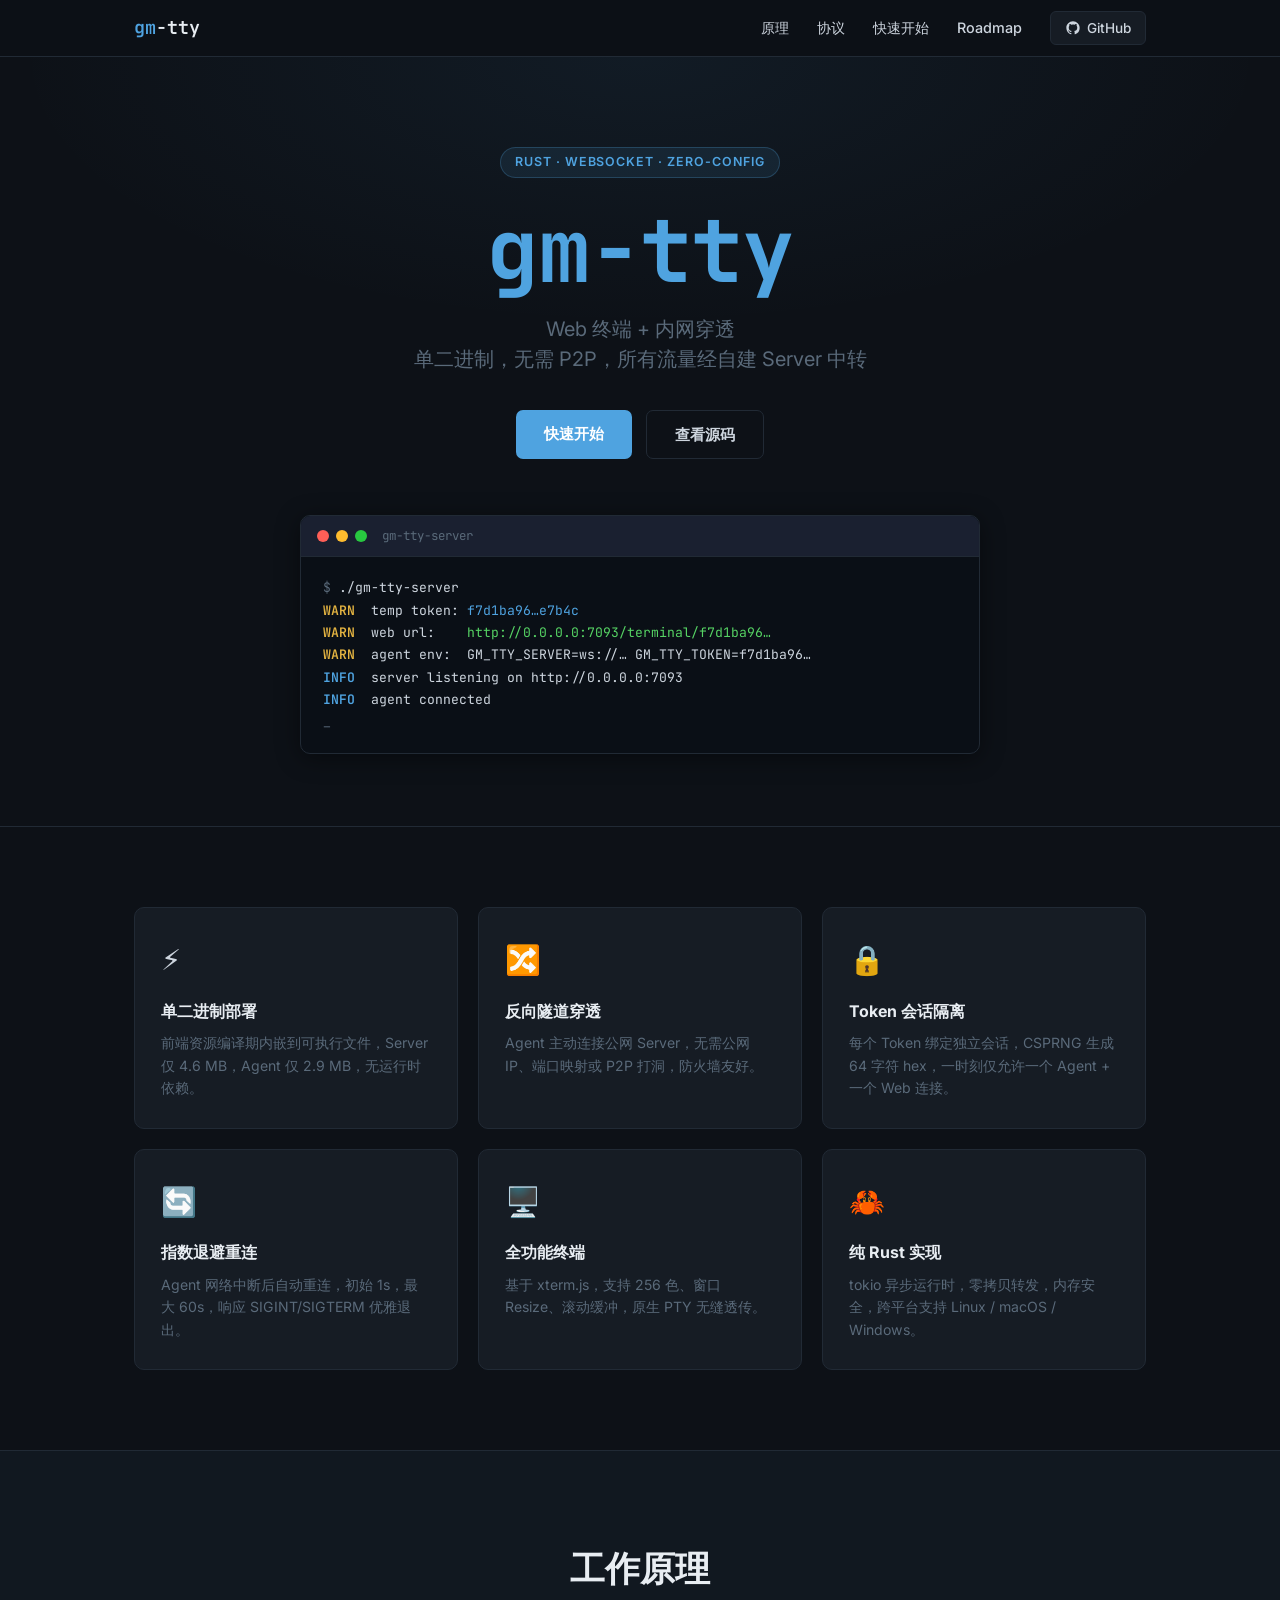
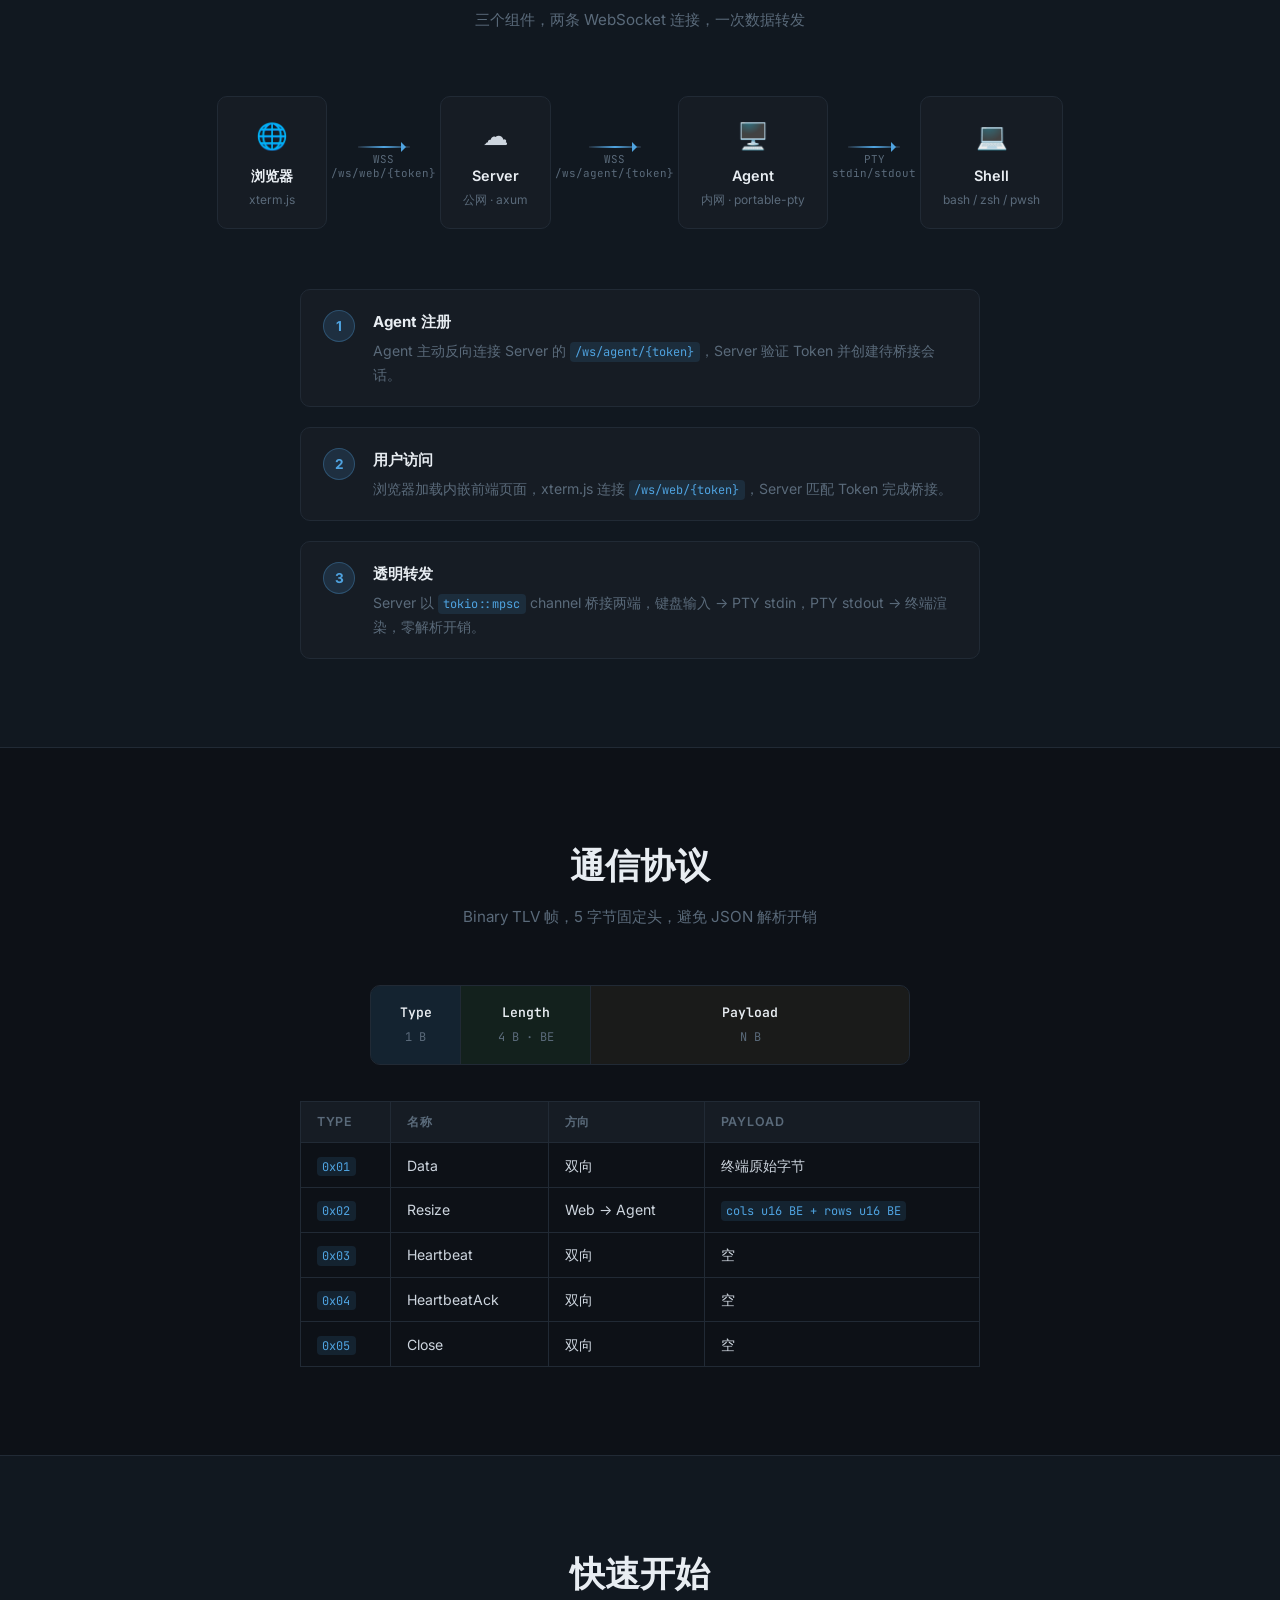
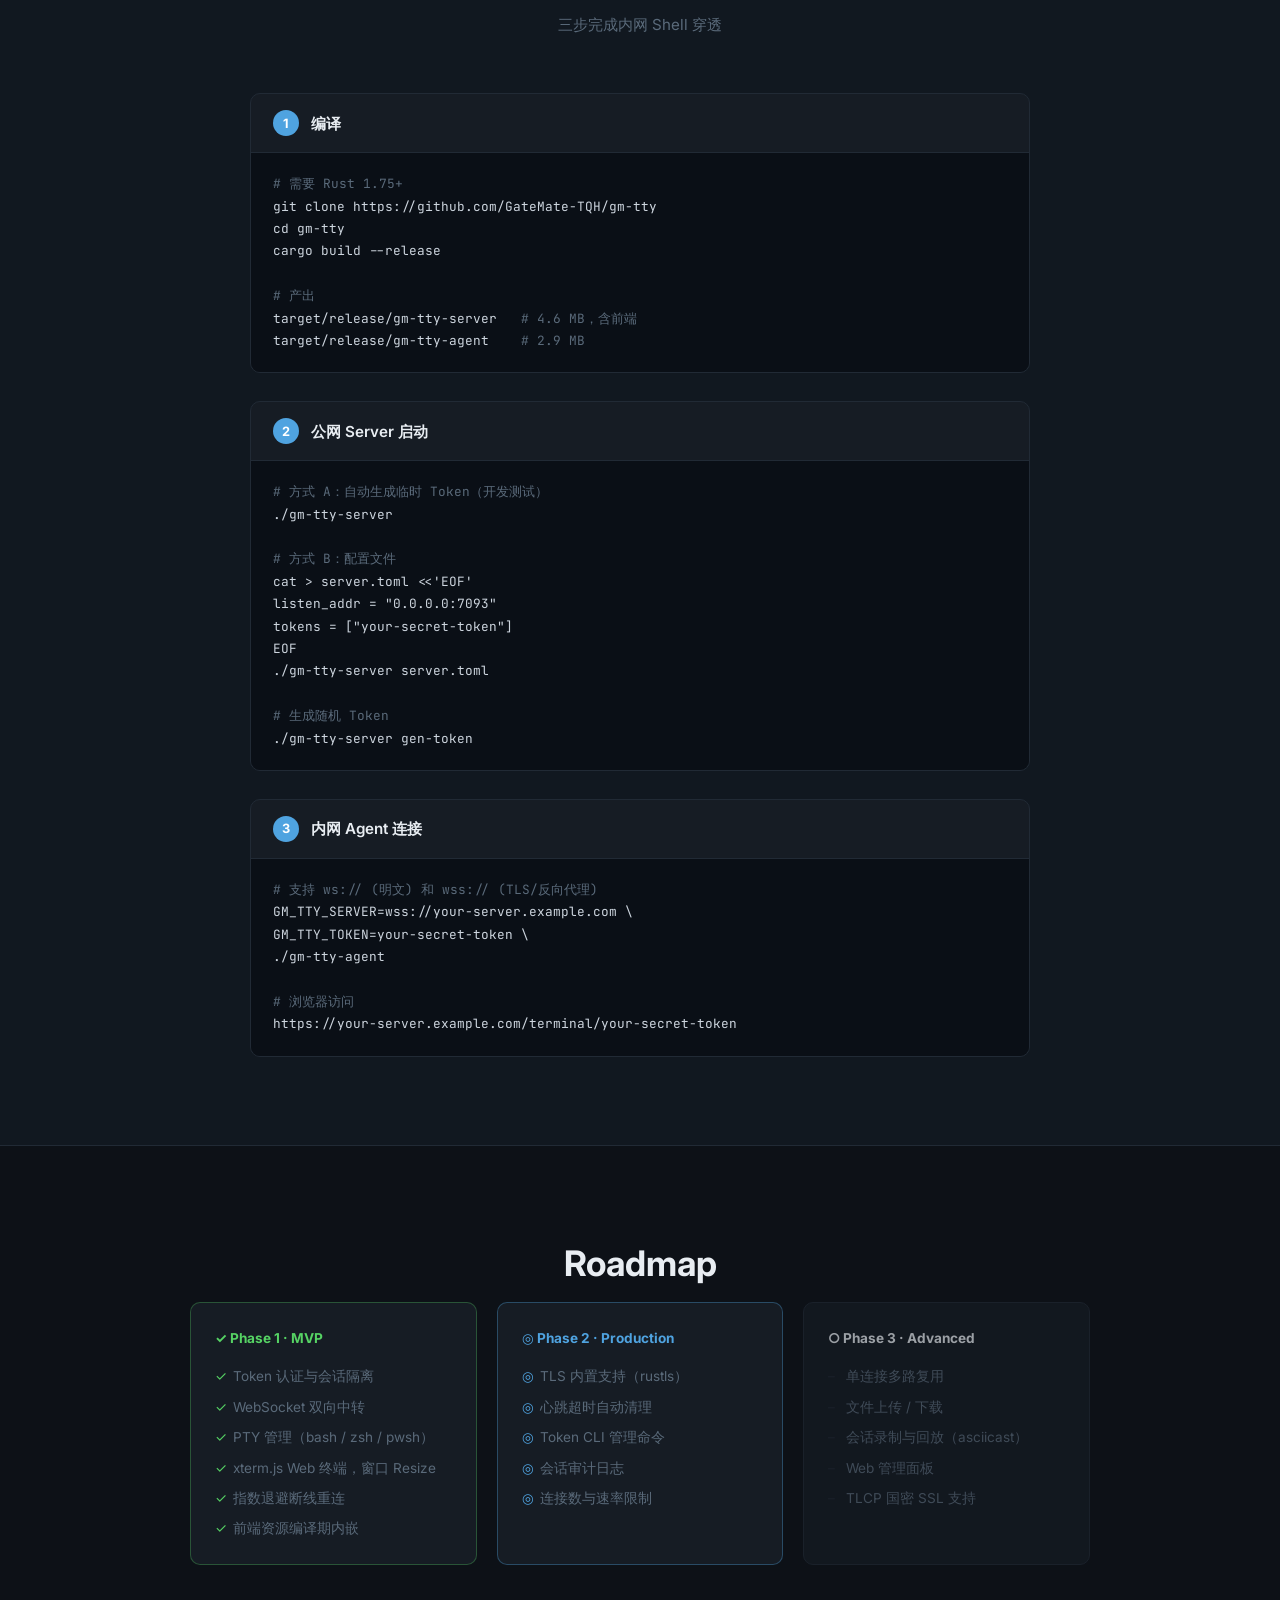
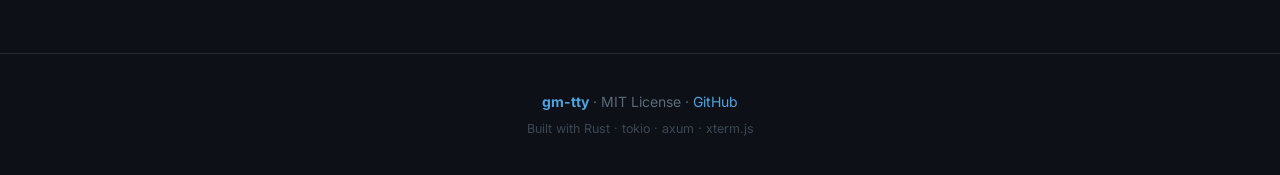
<file: docs/index.html>
<!DOCTYPE html>
<html lang="zh-CN">
<head>
  <meta charset="utf-8" />
  <meta name="viewport" content="width=device-width, initial-scale=1" />
  <title>gm-tty — Web Terminal + Reverse Tunnel</title>
  <meta name="description" content="轻量级 Web 终端 + 内网穿透工具。基于 WebSocket 协议，Rust 单二进制部署，无需 P2P 打洞。" />
  <link rel="preconnect" href="https://fonts.googleapis.com" />
  <link rel="stylesheet" href="https://fonts.googleapis.com/css2?family=Inter:wght@400;500;600;700&family=JetBrains+Mono:wght@400;600&display=swap" />
  <link rel="stylesheet" href="style.css" />
</head>
<body>

<!-- ── NAV ── -->
<nav>
  <div class="nav-inner">
    <span class="nav-logo"><span class="accent">gm</span>-tty</span>
    <div class="nav-links">
      <a href="#how-it-works">原理</a>
      <a href="#protocol">协议</a>
      <a href="#quickstart">快速开始</a>
      <a href="#roadmap">Roadmap</a>
      <a class="btn-gh" href="https://github.com/GateMate-TQH/gm-tty" target="_blank" rel="noopener">
        <svg width="16" height="16" viewBox="0 0 24 24" fill="currentColor"><path d="M12 2C6.477 2 2 6.484 2 12.017c0 4.425 2.865 8.18 6.839 9.504.5.092.682-.217.682-.483 0-.237-.008-.868-.013-1.703-2.782.605-3.369-1.343-3.369-1.343-.454-1.158-1.11-1.466-1.11-1.466-.908-.62.069-.608.069-.608 1.003.07 1.531 1.032 1.531 1.032.892 1.53 2.341 1.088 2.91.832.092-.647.35-1.088.636-1.338-2.22-.253-4.555-1.113-4.555-4.951 0-1.093.39-1.988 1.029-2.688-.103-.253-.446-1.272.098-2.65 0 0 .84-.27 2.75 1.026A9.564 9.564 0 0112 6.844c.85.004 1.705.115 2.504.337 1.909-1.296 2.747-1.027 2.747-1.027.546 1.379.202 2.398.1 2.651.64.7 1.028 1.595 1.028 2.688 0 3.848-2.339 4.695-4.566 4.943.359.309.678.92.678 1.855 0 1.338-.012 2.419-.012 2.747 0 .268.18.58.688.482A10.019 10.019 0 0022 12.017C22 6.484 17.522 2 12 2z"/></svg>
        GitHub
      </a>
    </div>
  </div>
</nav>

<!-- ── HERO ── -->
<header class="hero">
  <div class="container">
    <div class="badge">Rust · WebSocket · Zero-Config</div>
    <h1><span class="accent">gm-tty</span></h1>
    <p class="tagline">Web 终端 + 内网穿透<br/>单二进制，无需 P2P，所有流量经自建 Server 中转</p>
    <div class="hero-actions">
      <a href="#quickstart" class="btn-primary">快速开始</a>
      <a href="https://github.com/GateMate-TQH/gm-tty" target="_blank" rel="noopener" class="btn-secondary">查看源码</a>
    </div>
    <div class="terminal-demo">
      <div class="terminal-bar">
        <span class="dot red"></span><span class="dot yellow"></span><span class="dot green"></span>
        <span class="terminal-title">gm-tty-server</span>
      </div>
      <pre class="terminal-body"><span class="dim">$</span> ./gm-tty-server
<span class="warn">WARN</span>  temp token: <span class="accent-text">f7d1ba96…e7b4c</span>
<span class="warn">WARN</span>  web url:    <span class="link">http://0.0.0.0:7093/terminal/f7d1ba96…</span>
<span class="warn">WARN</span>  agent env:  GM_TTY_SERVER=ws://… GM_TTY_TOKEN=f7d1ba96…
<span class="info">INFO</span>  server listening on http://0.0.0.0:7093
<span class="info">INFO</span>  agent connected
<span class="dim">_</span></pre>
    </div>
  </div>
</header>

<!-- ── FEATURES ── -->
<section class="features">
  <div class="container">
    <div class="feature-grid">
      <div class="feature-card">
        <div class="feature-icon">⚡</div>
        <h3>单二进制部署</h3>
        <p>前端资源编译期内嵌到可执行文件，Server 仅 4.6 MB，Agent 仅 2.9 MB，无运行时依赖。</p>
      </div>
      <div class="feature-card">
        <div class="feature-icon">🔀</div>
        <h3>反向隧道穿透</h3>
        <p>Agent 主动连接公网 Server，无需公网 IP、端口映射或 P2P 打洞，防火墙友好。</p>
      </div>
      <div class="feature-card">
        <div class="feature-icon">🔒</div>
        <h3>Token 会话隔离</h3>
        <p>每个 Token 绑定独立会话，CSPRNG 生成 64 字符 hex，一时刻仅允许一个 Agent + 一个 Web 连接。</p>
      </div>
      <div class="feature-card">
        <div class="feature-icon">🔄</div>
        <h3>指数退避重连</h3>
        <p>Agent 网络中断后自动重连，初始 1s，最大 60s，响应 SIGINT/SIGTERM 优雅退出。</p>
      </div>
      <div class="feature-card">
        <div class="feature-icon">🖥️</div>
        <h3>全功能终端</h3>
        <p>基于 xterm.js，支持 256 色、窗口 Resize、滚动缓冲，原生 PTY 无缝透传。</p>
      </div>
      <div class="feature-card">
        <div class="feature-icon">🦀</div>
        <h3>纯 Rust 实现</h3>
        <p>tokio 异步运行时，零拷贝转发，内存安全，跨平台支持 Linux / macOS / Windows。</p>
      </div>
    </div>
  </div>
</section>

<!-- ── HOW IT WORKS ── -->
<section id="how-it-works" class="section section-alt">
  <div class="container">
    <h2 class="section-title">工作原理</h2>
    <p class="section-sub">三个组件，两条 WebSocket 连接，一次数据转发</p>

    <div class="arch-diagram">
      <div class="arch-node browser">
        <div class="arch-icon">🌐</div>
        <div class="arch-label">浏览器</div>
        <div class="arch-sub">xterm.js</div>
      </div>
      <div class="arch-arrow">
        <div class="arrow-line"></div>
        <div class="arrow-label">WSS<br/>/ws/web/{token}</div>
      </div>
      <div class="arch-node server">
        <div class="arch-icon">☁️</div>
        <div class="arch-label">Server</div>
        <div class="arch-sub">公网 · axum</div>
      </div>
      <div class="arch-arrow">
        <div class="arrow-line"></div>
        <div class="arrow-label">WSS<br/>/ws/agent/{token}</div>
      </div>
      <div class="arch-node agent">
        <div class="arch-icon">🖥️</div>
        <div class="arch-label">Agent</div>
        <div class="arch-sub">内网 · portable-pty</div>
      </div>
      <div class="arch-arrow">
        <div class="arrow-line"></div>
        <div class="arrow-label">PTY<br/>stdin/stdout</div>
      </div>
      <div class="arch-node shell">
        <div class="arch-icon">💻</div>
        <div class="arch-label">Shell</div>
        <div class="arch-sub">bash / zsh / pwsh</div>
      </div>
    </div>

    <div class="flow-steps">
      <div class="flow-step">
        <span class="step-num">1</span>
        <div>
          <strong>Agent 注册</strong>
          <p>Agent 主动反向连接 Server 的 <code>/ws/agent/{token}</code>，Server 验证 Token 并创建待桥接会话。</p>
        </div>
      </div>
      <div class="flow-step">
        <span class="step-num">2</span>
        <div>
          <strong>用户访问</strong>
          <p>浏览器加载内嵌前端页面，xterm.js 连接 <code>/ws/web/{token}</code>，Server 匹配 Token 完成桥接。</p>
        </div>
      </div>
      <div class="flow-step">
        <span class="step-num">3</span>
        <div>
          <strong>透明转发</strong>
          <p>Server 以 <code>tokio::mpsc</code> channel 桥接两端，键盘输入 → PTY stdin，PTY stdout → 终端渲染，零解析开销。</p>
        </div>
      </div>
    </div>
  </div>
</section>

<!-- ── PROTOCOL ── -->
<section id="protocol" class="section">
  <div class="container">
    <h2 class="section-title">通信协议</h2>
    <p class="section-sub">Binary TLV 帧，5 字节固定头，避免 JSON 解析开销</p>

    <div class="proto-layout">
      <div class="proto-frame">
        <div class="frame-field type">
          <div class="field-label">Type</div>
          <div class="field-size">1 B</div>
        </div>
        <div class="frame-field length">
          <div class="field-label">Length</div>
          <div class="field-size">4 B · BE</div>
        </div>
        <div class="frame-field payload">
          <div class="field-label">Payload</div>
          <div class="field-size">N B</div>
        </div>
      </div>

      <table class="proto-table">
        <thead>
          <tr><th>Type</th><th>名称</th><th>方向</th><th>Payload</th></tr>
        </thead>
        <tbody>
          <tr><td><code>0x01</code></td><td>Data</td><td>双向</td><td>终端原始字节</td></tr>
          <tr><td><code>0x02</code></td><td>Resize</td><td>Web → Agent</td><td><code>cols u16 BE + rows u16 BE</code></td></tr>
          <tr><td><code>0x03</code></td><td>Heartbeat</td><td>双向</td><td>空</td></tr>
          <tr><td><code>0x04</code></td><td>HeartbeatAck</td><td>双向</td><td>空</td></tr>
          <tr><td><code>0x05</code></td><td>Close</td><td>双向</td><td>空</td></tr>
        </tbody>
      </table>
    </div>
  </div>
</section>

<!-- ── QUICKSTART ── -->
<section id="quickstart" class="section section-alt">
  <div class="container">
    <h2 class="section-title">快速开始</h2>
    <p class="section-sub">三步完成内网 Shell 穿透</p>

    <div class="steps">
      <div class="step">
        <div class="step-header">
          <span class="step-badge">1</span>
          <span>编译</span>
        </div>
        <pre class="code-block"><span class="dim"># 需要 Rust 1.75+</span>
git clone https://github.com/GateMate-TQH/gm-tty
cd gm-tty
cargo build --release

<span class="dim"># 产出</span>
target/release/gm-tty-server   <span class="dim"># 4.6 MB，含前端</span>
target/release/gm-tty-agent    <span class="dim"># 2.9 MB</span></pre>
      </div>

      <div class="step">
        <div class="step-header">
          <span class="step-badge">2</span>
          <span>公网 Server 启动</span>
        </div>
        <pre class="code-block"><span class="dim"># 方式 A：自动生成临时 Token（开发测试）</span>
./gm-tty-server

<span class="dim"># 方式 B：配置文件</span>
cat &gt; server.toml &lt;&lt;'EOF'
listen_addr = "0.0.0.0:7093"
tokens = ["your-secret-token"]
EOF
./gm-tty-server server.toml

<span class="dim"># 生成随机 Token</span>
./gm-tty-server gen-token</pre>
      </div>

      <div class="step">
        <div class="step-header">
          <span class="step-badge">3</span>
          <span>内网 Agent 连接</span>
        </div>
        <pre class="code-block"><span class="dim"># 支持 ws:// (明文) 和 wss:// (TLS/反向代理)</span>
GM_TTY_SERVER=wss://your-server.example.com \
GM_TTY_TOKEN=your-secret-token \
./gm-tty-agent

<span class="dim"># 浏览器访问</span>
https://your-server.example.com/terminal/your-secret-token</pre>
      </div>
    </div>
  </div>
</section>

<!-- ── ROADMAP ── -->
<section id="roadmap" class="section">
  <div class="container">
    <h2 class="section-title">Roadmap</h2>
    <div class="roadmap">
      <div class="rm-phase done">
        <div class="rm-badge">✓ Phase 1 · MVP</div>
        <ul>
          <li>Token 认证与会话隔离</li>
          <li>WebSocket 双向中转</li>
          <li>PTY 管理（bash / zsh / pwsh）</li>
          <li>xterm.js Web 终端，窗口 Resize</li>
          <li>指数退避断线重连</li>
          <li>前端资源编译期内嵌</li>
        </ul>
      </div>
      <div class="rm-phase active">
        <div class="rm-badge">◎ Phase 2 · Production</div>
        <ul>
          <li>TLS 内置支持（rustls）</li>
          <li>心跳超时自动清理</li>
          <li>Token CLI 管理命令</li>
          <li>会话审计日志</li>
          <li>连接数与速率限制</li>
        </ul>
      </div>
      <div class="rm-phase future">
        <div class="rm-badge">○ Phase 3 · Advanced</div>
        <ul>
          <li>单连接多路复用</li>
          <li>文件上传 / 下载</li>
          <li>会话录制与回放（asciicast）</li>
          <li>Web 管理面板</li>
          <li>TLCP 国密 SSL 支持</li>
        </ul>
      </div>
    </div>
  </div>
</section>

<!-- ── FOOTER ── -->
<footer>
  <div class="container">
    <p>
      <strong class="accent">gm-tty</strong> · MIT License ·
      <a href="https://github.com/GateMate-TQH/gm-tty" target="_blank" rel="noopener">GitHub</a>
    </p>
    <p class="footer-sub">Built with Rust · tokio · axum · xterm.js</p>
  </div>
</footer>

</body>
</html>
</file>
<file: docs/style.css>
/* ── Reset & Base ── */
*, *::before, *::after { box-sizing: border-box; margin: 0; padding: 0; }

:root {
  --bg:        #0d1117;
  --bg-alt:    #111820;
  --bg-card:   #161c24;
  --bg-code:   #0a0f16;
  --border:    #212a35;
  --text:      #cdd5de;
  --text-dim:  #5a6a7a;
  --text-head: #e8edf2;
  --accent:    #4fa3e0;
  --accent2:   #56d364;
  --warn:      #e3b341;
  --info:      #4fa3e0;
  --radius:    10px;
  --shadow:    0 4px 24px rgba(0,0,0,.45);
}

html { scroll-behavior: smooth; }

body {
  background: var(--bg);
  color: var(--text);
  font-family: 'Inter', system-ui, sans-serif;
  font-size: 15px;
  line-height: 1.65;
  -webkit-font-smoothing: antialiased;
}

a { color: var(--accent); text-decoration: none; }
a:hover { text-decoration: underline; }

code {
  font-family: 'JetBrains Mono', 'Fira Code', monospace;
  font-size: .85em;
  background: rgba(79,163,224,.12);
  color: var(--accent);
  padding: .15em .45em;
  border-radius: 4px;
}

.container {
  max-width: 1060px;
  margin: 0 auto;
  padding: 0 24px;
}

/* ── NAV ── */
nav {
  position: sticky;
  top: 0;
  z-index: 100;
  background: rgba(13,17,23,.88);
  backdrop-filter: blur(12px);
  border-bottom: 1px solid var(--border);
}
.nav-inner {
  max-width: 1060px;
  margin: 0 auto;
  padding: 0 24px;
  height: 56px;
  display: flex;
  align-items: center;
  justify-content: space-between;
}
.nav-logo {
  font-family: 'JetBrains Mono', monospace;
  font-size: 1.15rem;
  font-weight: 600;
  color: var(--text-head);
}
.nav-links {
  display: flex;
  align-items: center;
  gap: 28px;
}
.nav-links a {
  color: var(--text);
  font-size: .9rem;
  font-weight: 500;
  transition: color .2s;
}
.nav-links a:hover { color: var(--text-head); text-decoration: none; }

.btn-gh {
  display: flex;
  align-items: center;
  gap: 6px;
  background: var(--bg-card);
  border: 1px solid var(--border);
  border-radius: 6px;
  padding: 5px 14px;
  font-size: .85rem !important;
  color: var(--text) !important;
  transition: border-color .2s, background .2s;
}
.btn-gh:hover { border-color: var(--accent); background: rgba(79,163,224,.08); text-decoration: none !important; }

/* ── HERO ── */
.hero {
  padding: 90px 0 72px;
  text-align: center;
  background: radial-gradient(ellipse 70% 50% at 50% 0%, rgba(79,163,224,.07) 0%, transparent 70%);
}
.badge {
  display: inline-block;
  background: rgba(79,163,224,.1);
  border: 1px solid rgba(79,163,224,.25);
  color: var(--accent);
  font-size: .78rem;
  font-weight: 600;
  letter-spacing: .08em;
  text-transform: uppercase;
  padding: 4px 14px;
  border-radius: 999px;
  margin-bottom: 28px;
}
.hero h1 {
  font-size: clamp(3rem, 8vw, 5.5rem);
  font-family: 'JetBrains Mono', monospace;
  font-weight: 700;
  color: var(--text-head);
  line-height: 1;
  margin-bottom: 20px;
  letter-spacing: -.02em;
}
.tagline {
  font-size: clamp(1rem, 2.5vw, 1.25rem);
  color: var(--text-dim);
  margin-bottom: 36px;
  line-height: 1.5;
}
.hero-actions {
  display: flex;
  gap: 14px;
  justify-content: center;
  flex-wrap: wrap;
  margin-bottom: 56px;
}
.btn-primary {
  background: var(--accent);
  color: #fff;
  font-weight: 600;
  padding: 11px 28px;
  border-radius: 7px;
  font-size: .95rem;
  transition: opacity .2s, transform .15s;
}
.btn-primary:hover { opacity: .88; text-decoration: none; transform: translateY(-1px); }
.btn-secondary {
  background: transparent;
  border: 1px solid var(--border);
  color: var(--text);
  font-weight: 600;
  padding: 11px 28px;
  border-radius: 7px;
  font-size: .95rem;
  transition: border-color .2s, background .2s;
}
.btn-secondary:hover { border-color: var(--accent); background: rgba(79,163,224,.07); text-decoration: none; }

/* ── Terminal Demo ── */
.terminal-demo {
  max-width: 680px;
  margin: 0 auto;
  background: var(--bg-code);
  border: 1px solid var(--border);
  border-radius: var(--radius);
  box-shadow: var(--shadow);
  overflow: hidden;
  text-align: left;
}
.terminal-bar {
  background: #1a2030;
  padding: 10px 16px;
  display: flex;
  align-items: center;
  gap: 7px;
  border-bottom: 1px solid var(--border);
}
.dot { width: 12px; height: 12px; border-radius: 50%; }
.dot.red    { background: #ff5f57; }
.dot.yellow { background: #febc2e; }
.dot.green  { background: #28c840; }
.terminal-title {
  margin-left: 8px;
  font-family: 'JetBrains Mono', monospace;
  font-size: .78rem;
  color: var(--text-dim);
}
.terminal-body {
  padding: 20px 22px;
  font-family: 'JetBrains Mono', monospace;
  font-size: .82rem;
  line-height: 1.7;
  white-space: pre;
  overflow-x: auto;
}
.dim        { color: var(--text-dim); }
.warn       { color: var(--warn); font-weight: 600; }
.info       { color: var(--info); font-weight: 600; }
.accent-text{ color: var(--accent); }
.link       { color: var(--accent2); }

/* ── FEATURES ── */
.features {
  padding: 80px 0;
  border-top: 1px solid var(--border);
}
.feature-grid {
  display: grid;
  grid-template-columns: repeat(auto-fit, minmax(280px, 1fr));
  gap: 20px;
}
.feature-card {
  background: var(--bg-card);
  border: 1px solid var(--border);
  border-radius: var(--radius);
  padding: 28px 26px;
  transition: border-color .2s, transform .2s;
}
.feature-card:hover {
  border-color: rgba(79,163,224,.4);
  transform: translateY(-2px);
}
.feature-icon { font-size: 1.8rem; margin-bottom: 14px; }
.feature-card h3 { color: var(--text-head); font-size: 1rem; margin-bottom: 8px; }
.feature-card p  { color: var(--text-dim); font-size: .88rem; line-height: 1.6; }

/* ── SECTIONS ── */
.section { padding: 88px 0; border-top: 1px solid var(--border); }
.section-alt { background: var(--bg-alt); }
.section-title {
  font-size: clamp(1.6rem, 4vw, 2.2rem);
  font-weight: 700;
  color: var(--text-head);
  text-align: center;
  margin-bottom: 10px;
}
.section-sub {
  text-align: center;
  color: var(--text-dim);
  font-size: .95rem;
  margin-bottom: 56px;
}
.accent { color: var(--accent); }

/* ── ARCH DIAGRAM ── */
.arch-diagram {
  display: flex;
  align-items: center;
  justify-content: center;
  flex-wrap: wrap;
  gap: 0;
  margin-bottom: 52px;
  overflow-x: auto;
  padding: 8px 0;
}
.arch-node {
  background: var(--bg-card);
  border: 1px solid var(--border);
  border-radius: var(--radius);
  padding: 18px 22px;
  text-align: center;
  min-width: 110px;
  transition: border-color .2s;
}
.arch-node:hover { border-color: var(--accent); }
.arch-icon  { font-size: 1.6rem; margin-bottom: 6px; }
.arch-label { font-weight: 600; color: var(--text-head); font-size: .9rem; }
.arch-sub   { font-size: .75rem; color: var(--text-dim); margin-top: 3px; }

.arch-arrow {
  display: flex;
  flex-direction: column;
  align-items: center;
  gap: 4px;
  padding: 0 4px;
}
.arrow-line {
  width: 52px;
  height: 2px;
  background: linear-gradient(90deg, var(--border), var(--accent), var(--border));
  position: relative;
}
.arrow-line::after {
  content: '';
  position: absolute;
  right: -1px;
  top: -4px;
  border: 5px solid transparent;
  border-left-color: var(--accent);
}
.arrow-label {
  font-size: .68rem;
  color: var(--text-dim);
  text-align: center;
  font-family: 'JetBrains Mono', monospace;
  line-height: 1.3;
}

/* ── FLOW STEPS ── */
.flow-steps { display: flex; flex-direction: column; gap: 20px; max-width: 680px; margin: 0 auto; }
.flow-step {
  display: flex;
  gap: 18px;
  align-items: flex-start;
  background: var(--bg-card);
  border: 1px solid var(--border);
  border-radius: var(--radius);
  padding: 20px 22px;
}
.step-num {
  flex-shrink: 0;
  width: 32px;
  height: 32px;
  background: rgba(79,163,224,.15);
  border: 1px solid rgba(79,163,224,.3);
  border-radius: 50%;
  display: flex;
  align-items: center;
  justify-content: center;
  font-weight: 700;
  font-size: .85rem;
  color: var(--accent);
}
.flow-step strong { color: var(--text-head); display: block; margin-bottom: 4px; }
.flow-step p { font-size: .88rem; color: var(--text-dim); }

/* ── PROTOCOL ── */
.proto-layout { display: flex; flex-direction: column; align-items: center; gap: 36px; }
.proto-frame {
  display: flex;
  border-radius: var(--radius);
  overflow: hidden;
  border: 1px solid var(--border);
  font-family: 'JetBrains Mono', monospace;
  font-size: .82rem;
  max-width: 540px;
  width: 100%;
}
.frame-field {
  padding: 16px 22px;
  text-align: center;
  border-right: 1px solid var(--border);
}
.frame-field:last-child { border-right: none; flex: 1; }
.frame-field.type    { background: rgba(79,163,224,.12); width: 90px; }
.frame-field.length  { background: rgba(86,211,100,.08); width: 130px; }
.frame-field.payload { background: rgba(227,179,65,.06); }
.field-label { font-weight: 600; color: var(--text-head); }
.field-size  { color: var(--text-dim); font-size: .75rem; margin-top: 4px; }

.proto-table {
  width: 100%;
  max-width: 680px;
  border-collapse: collapse;
  font-size: .88rem;
}
.proto-table th {
  background: var(--bg-card);
  color: var(--text-dim);
  font-size: .78rem;
  font-weight: 600;
  text-transform: uppercase;
  letter-spacing: .06em;
  padding: 10px 16px;
  border: 1px solid var(--border);
  text-align: left;
}
.proto-table td {
  padding: 10px 16px;
  border: 1px solid var(--border);
  color: var(--text);
}
.proto-table tr:hover td { background: rgba(255,255,255,.02); }

/* ── QUICK START ── */
.steps { display: flex; flex-direction: column; gap: 28px; max-width: 780px; margin: 0 auto; }
.step { background: var(--bg-card); border: 1px solid var(--border); border-radius: var(--radius); overflow: hidden; }
.step-header {
  display: flex;
  align-items: center;
  gap: 12px;
  padding: 16px 22px;
  border-bottom: 1px solid var(--border);
  font-weight: 600;
  color: var(--text-head);
  font-size: .95rem;
}
.step-badge {
  width: 26px;
  height: 26px;
  background: var(--accent);
  color: #fff;
  border-radius: 50%;
  display: flex;
  align-items: center;
  justify-content: center;
  font-size: .8rem;
  font-weight: 700;
  flex-shrink: 0;
}
.code-block {
  background: var(--bg-code);
  padding: 20px 22px;
  font-family: 'JetBrains Mono', monospace;
  font-size: .8rem;
  line-height: 1.75;
  overflow-x: auto;
  white-space: pre;
  color: var(--text);
  margin: 0;
}

/* ── ROADMAP ── */
.roadmap {
  display: grid;
  grid-template-columns: repeat(auto-fit, minmax(260px, 1fr));
  gap: 20px;
  max-width: 900px;
  margin: 0 auto;
}
.rm-phase {
  border-radius: var(--radius);
  border: 1px solid var(--border);
  padding: 24px;
  background: var(--bg-card);
}
.rm-phase.done   { border-color: rgba(86,211,100,.3); }
.rm-phase.active { border-color: rgba(79,163,224,.35); }
.rm-phase.future { opacity: .65; }

.rm-badge {
  font-weight: 700;
  font-size: .85rem;
  margin-bottom: 16px;
  color: var(--text-head);
}
.rm-phase.done   .rm-badge { color: var(--accent2); }
.rm-phase.active .rm-badge { color: var(--accent);  }

.rm-phase ul {
  list-style: none;
  display: flex;
  flex-direction: column;
  gap: 8px;
}
.rm-phase li {
  font-size: .85rem;
  color: var(--text-dim);
  padding-left: 18px;
  position: relative;
}
.rm-phase li::before {
  content: '–';
  position: absolute;
  left: 0;
  color: var(--border);
}
.rm-phase.done li::before   { content: '✓'; color: var(--accent2); }
.rm-phase.active li::before { content: '◎'; color: var(--accent);  }

/* ── FOOTER ── */
footer {
  border-top: 1px solid var(--border);
  padding: 36px 0;
  text-align: center;
}
footer p { color: var(--text-dim); font-size: .875rem; }
.footer-sub { font-size: .78rem; margin-top: 6px; color: var(--text-dim); opacity: .6; }

/* ── RESPONSIVE ── */
@media (max-width: 640px) {
  .nav-links a:not(.btn-gh) { display: none; }
  .arch-diagram { gap: 4px; }
  .arrow-line { width: 28px; }
  .proto-frame { font-size: .72rem; }
  .proto-table { font-size: .78rem; }
}
</file>
